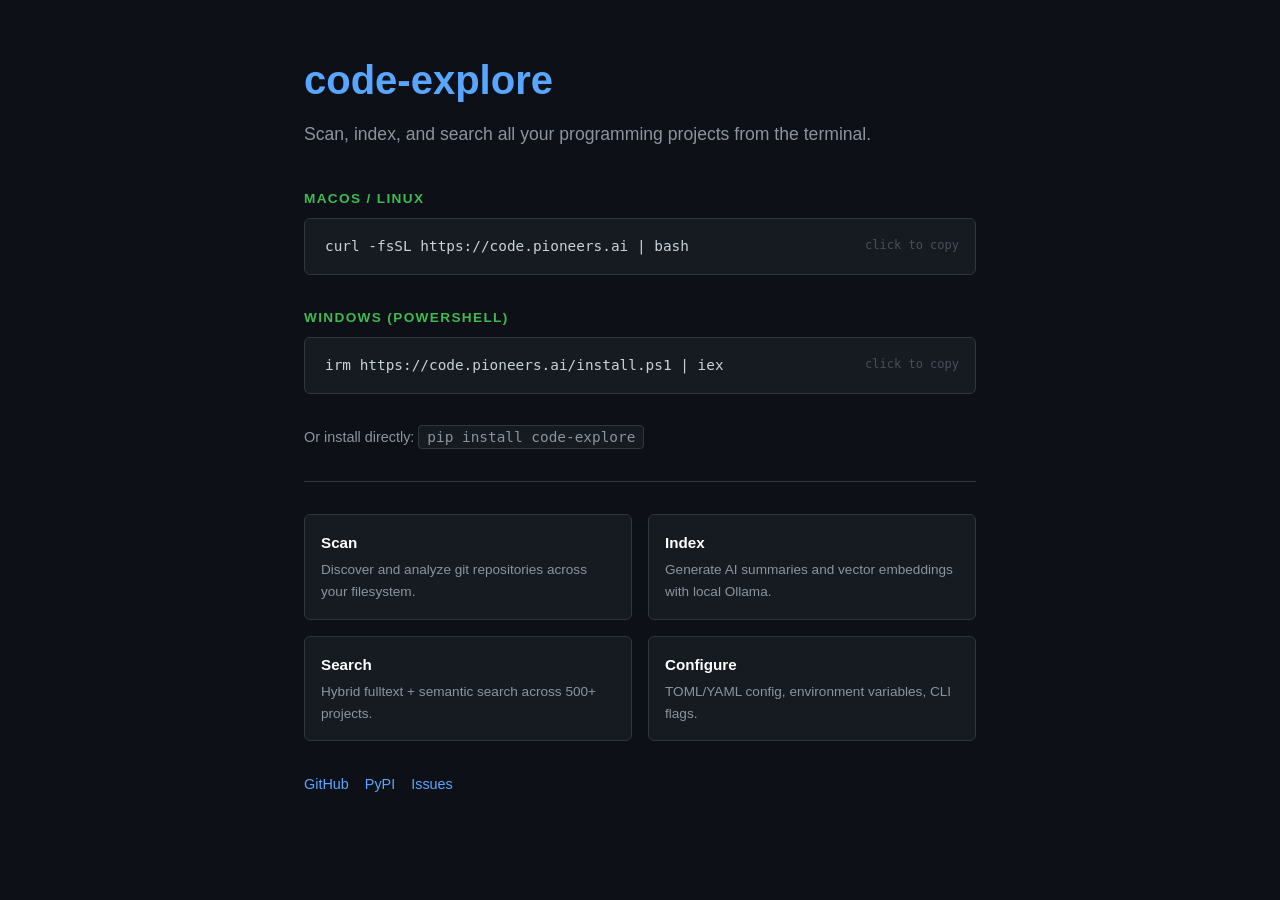
<file: docs/index.html>
<!DOCTYPE html>
<html lang="en">
<head>
    <meta charset="UTF-8">
    <meta name="viewport" content="width=device-width, initial-scale=1.0">
    <title>code-explore — Developer Knowledge Base CLI</title>
    <style>
        :root { --bg: #0d1117; --fg: #c9d1d9; --accent: #58a6ff; --green: #3fb950; --border: #30363d; --code-bg: #161b22; }
        * { margin: 0; padding: 0; box-sizing: border-box; }
        body { font-family: -apple-system, BlinkMacSystemFont, 'Segoe UI', Helvetica, Arial, sans-serif; background: var(--bg); color: var(--fg); line-height: 1.6; }
        .container { max-width: 720px; margin: 0 auto; padding: 3rem 1.5rem; }
        h1 { color: #fff; font-size: 2.5rem; margin-bottom: 0.5rem; }
        h1 span { color: var(--accent); }
        .tagline { color: #8b949e; font-size: 1.1rem; margin-bottom: 2.5rem; }
        .install-section { margin-bottom: 2rem; }
        .install-section h2 { color: var(--green); font-size: 0.85rem; text-transform: uppercase; letter-spacing: 0.1em; margin-bottom: 0.5rem; }
        .code-block { background: var(--code-bg); border: 1px solid var(--border); border-radius: 6px; padding: 1rem 1.25rem; font-family: 'SF Mono', 'Fira Code', monospace; font-size: 0.9rem; color: var(--fg); position: relative; cursor: pointer; transition: border-color 0.2s; }
        .code-block:hover { border-color: var(--accent); }
        .code-block::after { content: 'click to copy'; position: absolute; right: 1rem; top: 50%; transform: translateY(-50%); font-size: 0.75rem; color: #484f58; transition: color 0.2s; }
        .code-block:hover::after { color: var(--accent); }
        .code-block.copied::after { content: 'copied!'; color: var(--green); }
        .separator { border: none; border-top: 1px solid var(--border); margin: 2rem 0; }
        .features { display: grid; grid-template-columns: 1fr 1fr; gap: 1rem; margin-bottom: 2rem; }
        .feature { background: var(--code-bg); border: 1px solid var(--border); border-radius: 6px; padding: 1rem; }
        .feature h3 { color: #fff; font-size: 0.95rem; margin-bottom: 0.25rem; }
        .feature p { color: #8b949e; font-size: 0.85rem; }
        .links { display: flex; gap: 1rem; margin-top: 2rem; }
        .links a { color: var(--accent); text-decoration: none; font-size: 0.9rem; }
        .links a:hover { text-decoration: underline; }
        .pip { color: #8b949e; font-size: 0.9rem; margin-top: 1.5rem; }
        .pip code { background: var(--code-bg); padding: 0.2rem 0.5rem; border-radius: 4px; border: 1px solid var(--border); }
        @media (max-width: 600px) { .features { grid-template-columns: 1fr; } h1 { font-size: 1.8rem; } }
    </style>
</head>
<body>
    <div class="container">
        <h1><span>code-explore</span></h1>
        <p class="tagline">Scan, index, and search all your programming projects from the terminal.</p>

        <div class="install-section">
            <h2>macOS / Linux</h2>
            <div class="code-block" onclick="copyText(this, 'curl -fsSL https://code.pioneers.ai | bash')">
                curl -fsSL https://code.pioneers.ai | bash
            </div>
        </div>

        <div class="install-section">
            <h2>Windows (PowerShell)</h2>
            <div class="code-block" onclick="copyText(this, 'irm https://code.pioneers.ai/install.ps1 | iex')">
                irm https://code.pioneers.ai/install.ps1 | iex
            </div>
        </div>

        <p class="pip">Or install directly: <code>pip install code-explore</code></p>

        <hr class="separator">

        <div class="features">
            <div class="feature">
                <h3>Scan</h3>
                <p>Discover and analyze git repositories across your filesystem.</p>
            </div>
            <div class="feature">
                <h3>Index</h3>
                <p>Generate AI summaries and vector embeddings with local Ollama.</p>
            </div>
            <div class="feature">
                <h3>Search</h3>
                <p>Hybrid fulltext + semantic search across 500+ projects.</p>
            </div>
            <div class="feature">
                <h3>Configure</h3>
                <p>TOML/YAML config, environment variables, CLI flags.</p>
            </div>
        </div>

        <div class="links">
            <a href="https://github.com/aipioneers/code-explore">GitHub</a>
            <a href="https://pypi.org/project/code-explore/">PyPI</a>
            <a href="https://github.com/aipioneers/code-explore/issues">Issues</a>
        </div>
    </div>

    <script>
        function copyText(el, text) {
            navigator.clipboard.writeText(text);
            el.classList.add('copied');
            setTimeout(() => el.classList.remove('copied'), 2000);
        }
    </script>
</body>
</html>
</file>
